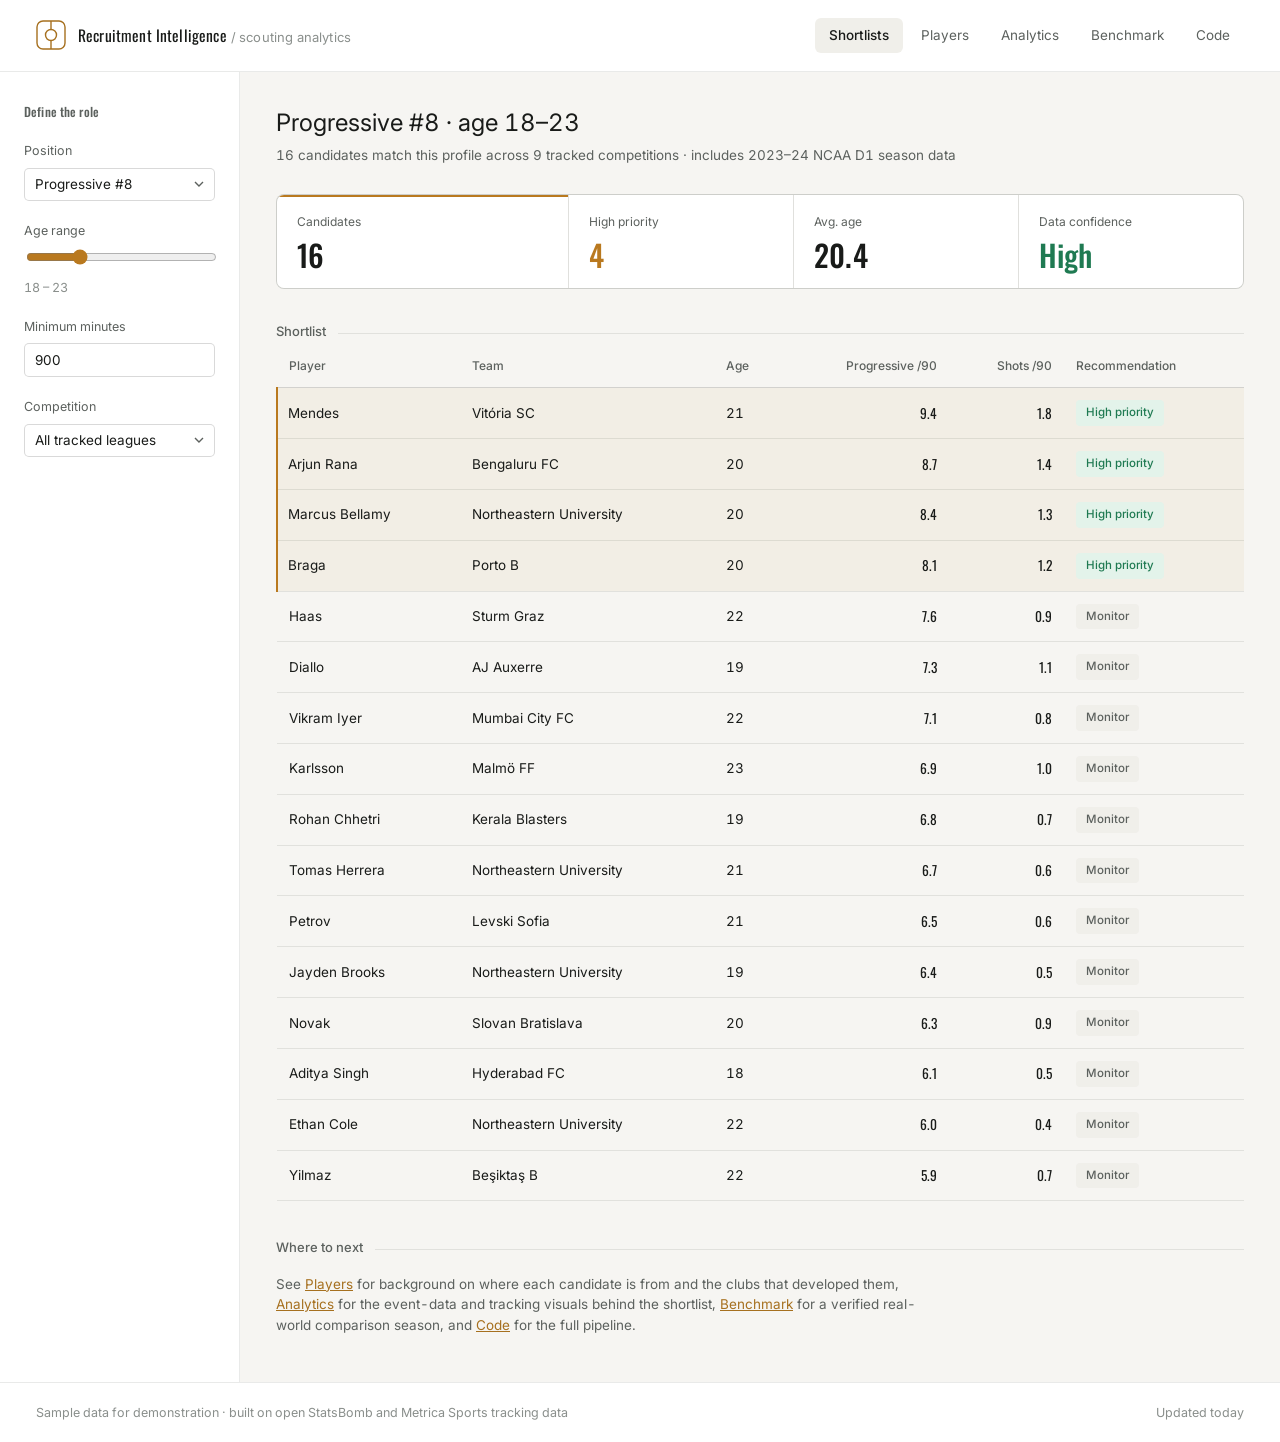
<file: index.html>
<!DOCTYPE html>
<html lang="en">
<head>
<meta charset="UTF-8">
<meta name="viewport" content="width=device-width, initial-scale=1.0">
<title>Recruitment Intelligence — Shortlists</title>
<link rel="preconnect" href="https://fonts.googleapis.com">
<link href="https://fonts.googleapis.com/css2?family=Oswald:wght@400;500;600&family=Inter:wght@400;500&family=JetBrains+Mono:wght@400;500&display=swap" rel="stylesheet">
<link rel="stylesheet" href="assets/style.css">
</head>
<body>

<header>
  <div class="brand">
    <div class="mark">
      <svg viewBox="0 0 30 30" fill="none" xmlns="http://www.w3.org/2000/svg">
        <rect x="1" y="1" width="28" height="28" rx="6" stroke="#a6701f" stroke-width="1.4"/>
        <circle cx="15" cy="15" r="5.5" stroke="#a6701f" stroke-width="1.4"/>
        <line x1="15" y1="1" x2="15" y2="9.5" stroke="#a6701f" stroke-width="1.4"/>
        <line x1="15" y1="20.5" x2="15" y2="29" stroke="#a6701f" stroke-width="1.4"/>
      </svg>
    </div>
    <div class="name">Recruitment Intelligence <span>/ scouting analytics</span></div>
  </div>
  <nav>
    <a href="index.html" class="active">Shortlists</a>
    <a href="players.html">Players</a>
    <a href="analytics.html">Analytics</a>
    <a href="benchmark.html">Benchmark</a>
    <a href="code.html">Code</a>
  </nav>
</header>

<div class="layout">
  <aside>
    <h3>Define the role</h3>
    <div class="field">
      <label>Position</label>
      <select><option>Progressive #8</option></select>
    </div>
    <div class="field">
      <label>Age range</label>
      <input type="range" min="16" max="35" value="21">
      <div class="range-val">18 &ndash; 23</div>
    </div>
    <div class="field">
      <label>Minimum minutes</label>
      <input type="number" value="900">
    </div>
    <div class="field">
      <label>Competition</label>
      <select><option>All tracked leagues</option></select>
    </div>
  </aside>

  <main>
    <p class="page-title">Progressive #8 &middot; age 18&ndash;23</p>
    <p class="page-sub">16 candidates match this profile across 9 tracked competitions &middot; includes 2023&ndash;24 NCAA D1 season data</p>

    <div class="kpi-row">
      <div class="kpi featured"><div class="label">Candidates</div><div class="num value">16</div></div>
      <div class="kpi"><div class="label">High priority</div><div class="num value amber">4</div></div>
      <div class="kpi"><div class="label">Avg. age</div><div class="num value">20.4</div></div>
      <div class="kpi"><div class="label">Data confidence</div><div class="num value green">High</div></div>
    </div>

    <p class="section-label">Shortlist</p>
    <table>
      <thead>
        <tr><th>Player</th><th>Team</th><th>Age</th><th style="text-align:right;">Progressive /90</th><th style="text-align:right;">Shots /90</th><th>Recommendation</th></tr>
      </thead>
      <tbody>
        <tr class="hi"><td>Mendes</td><td>Vitória SC</td><td>21</td><td class="num">9.4</td><td class="num">1.8</td><td><span class="tag priority">High priority</span></td></tr>
        <tr class="hi"><td>Arjun Rana</td><td>Bengaluru FC</td><td>20</td><td class="num">8.7</td><td class="num">1.4</td><td><span class="tag priority">High priority</span></td></tr>
        <tr class="hi"><td>Marcus Bellamy</td><td>Northeastern University</td><td>20</td><td class="num">8.4</td><td class="num">1.3</td><td><span class="tag priority">High priority</span></td></tr>
        <tr class="hi"><td>Braga</td><td>Porto B</td><td>20</td><td class="num">8.1</td><td class="num">1.2</td><td><span class="tag priority">High priority</span></td></tr>
        <tr><td>Haas</td><td>Sturm Graz</td><td>22</td><td class="num">7.6</td><td class="num">0.9</td><td><span class="tag monitor">Monitor</span></td></tr>
        <tr><td>Diallo</td><td>AJ Auxerre</td><td>19</td><td class="num">7.3</td><td class="num">1.1</td><td><span class="tag monitor">Monitor</span></td></tr>
        <tr><td>Vikram Iyer</td><td>Mumbai City FC</td><td>22</td><td class="num">7.1</td><td class="num">0.8</td><td><span class="tag monitor">Monitor</span></td></tr>
        <tr><td>Karlsson</td><td>Malmö FF</td><td>23</td><td class="num">6.9</td><td class="num">1.0</td><td><span class="tag monitor">Monitor</span></td></tr>
        <tr><td>Rohan Chhetri</td><td>Kerala Blasters</td><td>19</td><td class="num">6.8</td><td class="num">0.7</td><td><span class="tag monitor">Monitor</span></td></tr>
        <tr><td>Tomas Herrera</td><td>Northeastern University</td><td>21</td><td class="num">6.7</td><td class="num">0.6</td><td><span class="tag monitor">Monitor</span></td></tr>
        <tr><td>Petrov</td><td>Levski Sofia</td><td>21</td><td class="num">6.5</td><td class="num">0.6</td><td><span class="tag monitor">Monitor</span></td></tr>
        <tr><td>Jayden Brooks</td><td>Northeastern University</td><td>19</td><td class="num">6.4</td><td class="num">0.5</td><td><span class="tag monitor">Monitor</span></td></tr>
        <tr><td>Novak</td><td>Slovan Bratislava</td><td>20</td><td class="num">6.3</td><td class="num">0.9</td><td><span class="tag monitor">Monitor</span></td></tr>
        <tr><td>Aditya Singh</td><td>Hyderabad FC</td><td>18</td><td class="num">6.1</td><td class="num">0.5</td><td><span class="tag monitor">Monitor</span></td></tr>
        <tr><td>Ethan Cole</td><td>Northeastern University</td><td>22</td><td class="num">6.0</td><td class="num">0.4</td><td><span class="tag monitor">Monitor</span></td></tr>
        <tr><td>Yilmaz</td><td>Beşiktaş B</td><td>22</td><td class="num">5.9</td><td class="num">0.7</td><td><span class="tag monitor">Monitor</span></td></tr>
      </tbody>
    </table>

    <p class="section-label">Where to next</p>
    <p style="color:var(--text-2); font-size:13.5px; max-width:640px;">
      See <a href="players.html" style="color:var(--amber); text-decoration:underline;">Players</a> for background on where each candidate is from and the clubs that developed them,
      <a href="analytics.html" style="color:var(--amber); text-decoration:underline;">Analytics</a> for the event-data and tracking visuals behind the shortlist,
      <a href="benchmark.html" style="color:var(--amber); text-decoration:underline;">Benchmark</a> for a verified real-world comparison season, and
      <a href="code.html" style="color:var(--amber); text-decoration:underline;">Code</a> for the full pipeline.
    </p>
  </main>
</div>

<footer>
  <span>Sample data for demonstration &middot; built on open StatsBomb and Metrica Sports tracking data</span>
  <span>Updated today</span>
</footer>

</body>
</html>
</file>
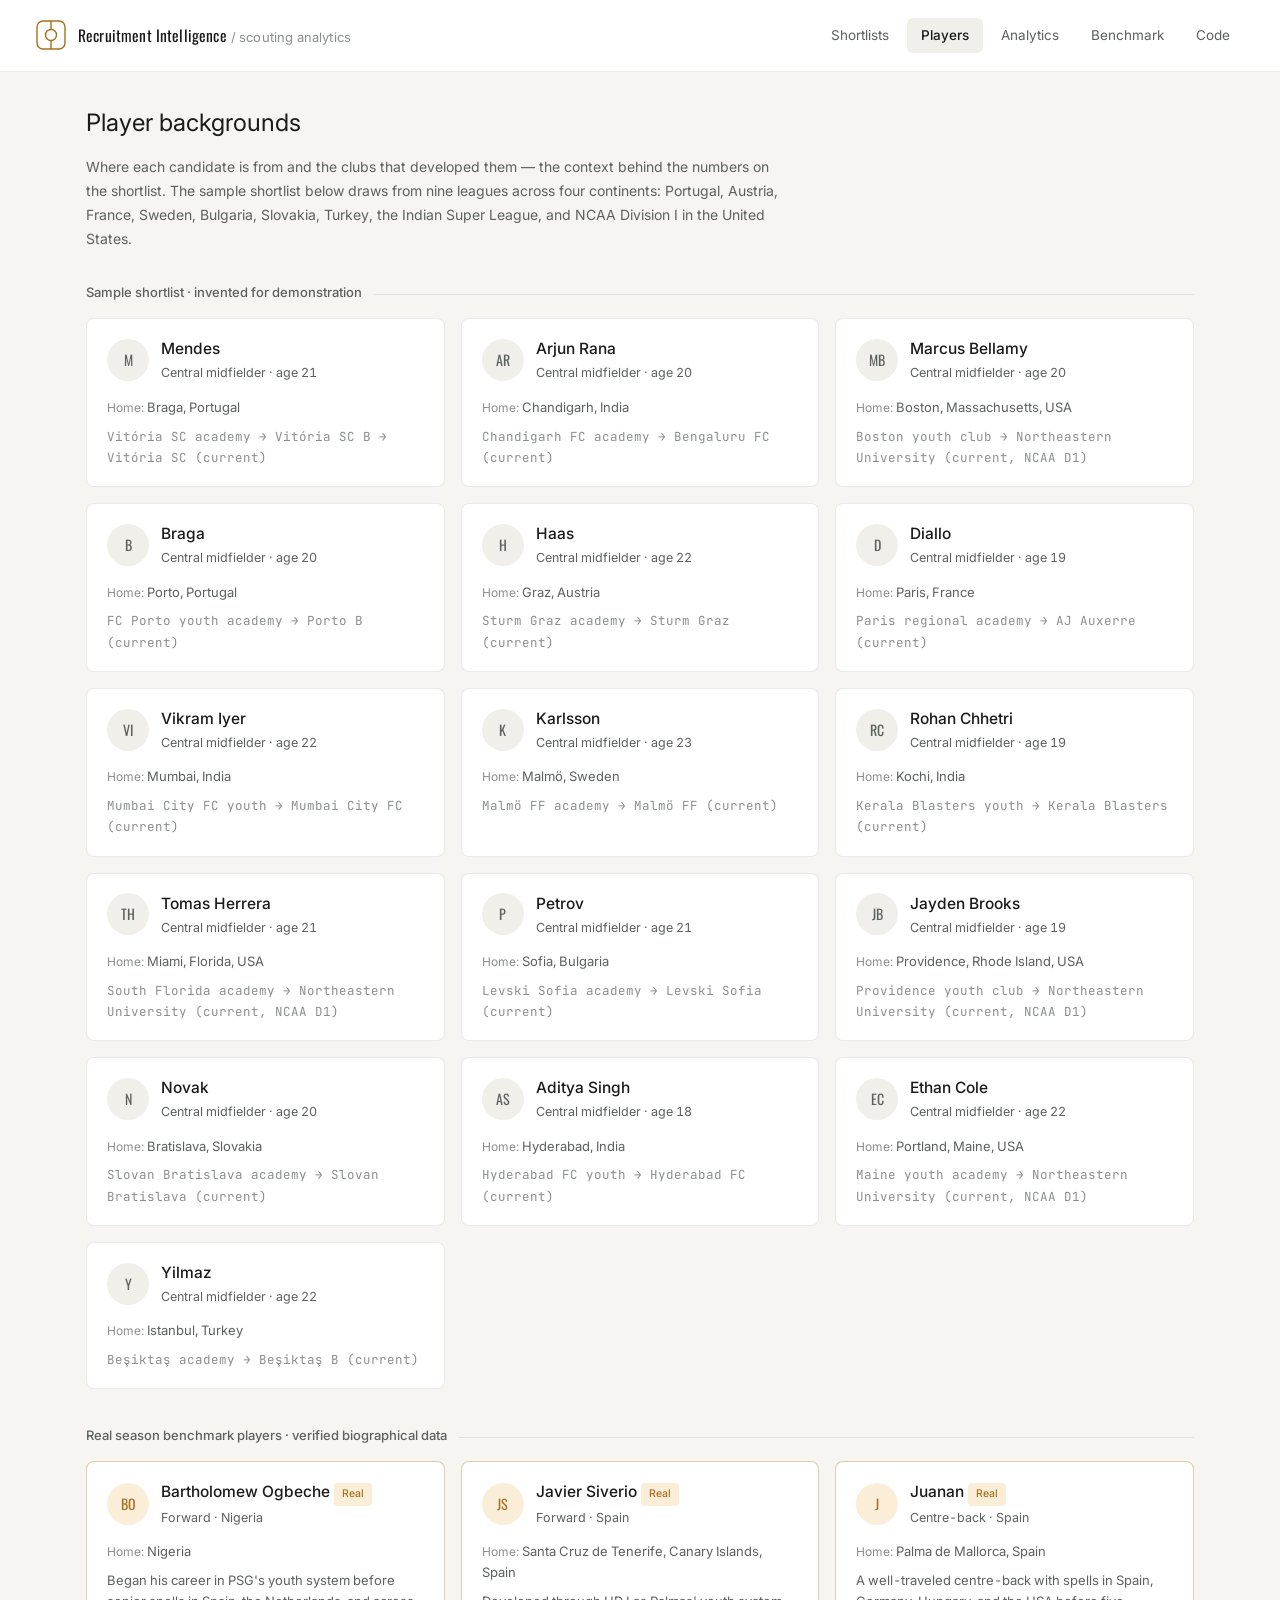
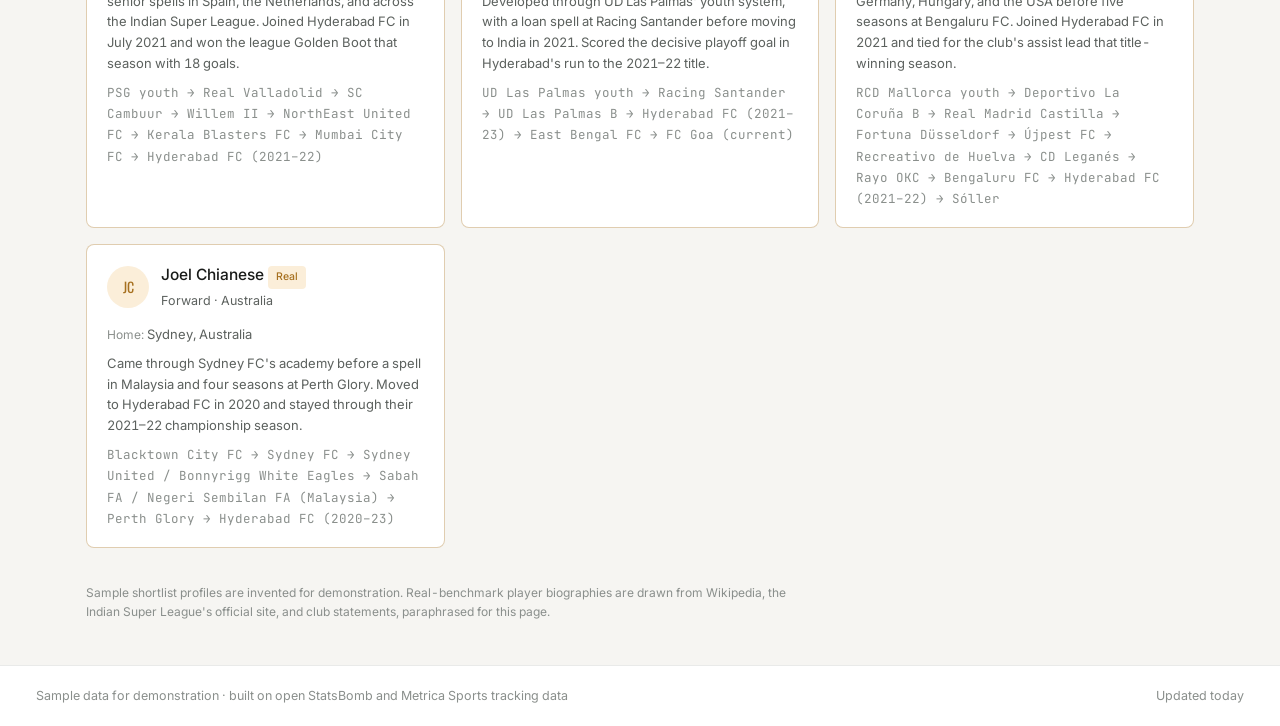
<file: players.html>
<!DOCTYPE html>
<html lang="en">
<head>
<meta charset="UTF-8">
<meta name="viewport" content="width=device-width, initial-scale=1.0">
<title>Recruitment Intelligence — Players</title>
<link rel="preconnect" href="https://fonts.googleapis.com">
<link href="https://fonts.googleapis.com/css2?family=Oswald:wght@400;500;600&family=Inter:wght@400;500&family=JetBrains+Mono:wght@400;500&display=swap" rel="stylesheet">
<link rel="stylesheet" href="assets/style.css">
</head>
<body>

<header>
  <div class="brand">
    <div class="mark">
      <svg viewBox="0 0 30 30" fill="none" xmlns="http://www.w3.org/2000/svg">
        <rect x="1" y="1" width="28" height="28" rx="6" stroke="#a6701f" stroke-width="1.4"/>
        <circle cx="15" cy="15" r="5.5" stroke="#a6701f" stroke-width="1.4"/>
        <line x1="15" y1="1" x2="15" y2="9.5" stroke="#a6701f" stroke-width="1.4"/>
        <line x1="15" y1="20.5" x2="15" y2="29" stroke="#a6701f" stroke-width="1.4"/>
      </svg>
    </div>
    <div class="name">Recruitment Intelligence <span>/ scouting analytics</span></div>
  </div>
  <nav>
    <a href="index.html">Shortlists</a>
    <a href="players.html" class="active">Players</a>
    <a href="analytics.html">Analytics</a>
    <a href="benchmark.html">Benchmark</a>
    <a href="code.html">Code</a>
  </nav>
</header>

<main class="no-sidebar">
  <p class="page-title">Player backgrounds</p>
  <div class="intro-block">
    <p>Where each candidate is from and the clubs that developed them &mdash; the context behind the numbers on the shortlist. The sample shortlist below draws from nine leagues across four continents: Portugal, Austria, France, Sweden, Bulgaria, Slovakia, Turkey, the Indian Super League, and NCAA Division I in the United States.</p>
  </div>

  <p class="section-label">Sample shortlist &middot; invented for demonstration</p>
  <div class="profile-grid">

    <div class="profile-card">
      <div class="profile-head">
        <div class="avatar">M</div>
        <div><p class="profile-name">Mendes</p><p class="profile-role">Central midfielder &middot; age 21</p></div>
      </div>
      <div class="profile-body">
        <p><span class="profile-flag">Home:</span> Braga, Portugal</p>
        <p class="path">Vitória SC academy → Vitória SC B → Vitória SC (current)</p>
      </div>
    </div>

    <div class="profile-card">
      <div class="profile-head">
        <div class="avatar">AR</div>
        <div><p class="profile-name">Arjun Rana</p><p class="profile-role">Central midfielder &middot; age 20</p></div>
      </div>
      <div class="profile-body">
        <p><span class="profile-flag">Home:</span> Chandigarh, India</p>
        <p class="path">Chandigarh FC academy → Bengaluru FC (current)</p>
      </div>
    </div>

    <div class="profile-card">
      <div class="profile-head">
        <div class="avatar">MB</div>
        <div><p class="profile-name">Marcus Bellamy</p><p class="profile-role">Central midfielder &middot; age 20</p></div>
      </div>
      <div class="profile-body">
        <p><span class="profile-flag">Home:</span> Boston, Massachusetts, USA</p>
        <p class="path">Boston youth club → Northeastern University (current, NCAA D1)</p>
      </div>
    </div>

    <div class="profile-card">
      <div class="profile-head">
        <div class="avatar">B</div>
        <div><p class="profile-name">Braga</p><p class="profile-role">Central midfielder &middot; age 20</p></div>
      </div>
      <div class="profile-body">
        <p><span class="profile-flag">Home:</span> Porto, Portugal</p>
        <p class="path">FC Porto youth academy → Porto B (current)</p>
      </div>
    </div>

    <div class="profile-card">
      <div class="profile-head">
        <div class="avatar">H</div>
        <div><p class="profile-name">Haas</p><p class="profile-role">Central midfielder &middot; age 22</p></div>
      </div>
      <div class="profile-body">
        <p><span class="profile-flag">Home:</span> Graz, Austria</p>
        <p class="path">Sturm Graz academy → Sturm Graz (current)</p>
      </div>
    </div>

    <div class="profile-card">
      <div class="profile-head">
        <div class="avatar">D</div>
        <div><p class="profile-name">Diallo</p><p class="profile-role">Central midfielder &middot; age 19</p></div>
      </div>
      <div class="profile-body">
        <p><span class="profile-flag">Home:</span> Paris, France</p>
        <p class="path">Paris regional academy → AJ Auxerre (current)</p>
      </div>
    </div>

    <div class="profile-card">
      <div class="profile-head">
        <div class="avatar">VI</div>
        <div><p class="profile-name">Vikram Iyer</p><p class="profile-role">Central midfielder &middot; age 22</p></div>
      </div>
      <div class="profile-body">
        <p><span class="profile-flag">Home:</span> Mumbai, India</p>
        <p class="path">Mumbai City FC youth → Mumbai City FC (current)</p>
      </div>
    </div>

    <div class="profile-card">
      <div class="profile-head">
        <div class="avatar">K</div>
        <div><p class="profile-name">Karlsson</p><p class="profile-role">Central midfielder &middot; age 23</p></div>
      </div>
      <div class="profile-body">
        <p><span class="profile-flag">Home:</span> Malmö, Sweden</p>
        <p class="path">Malmö FF academy → Malmö FF (current)</p>
      </div>
    </div>

    <div class="profile-card">
      <div class="profile-head">
        <div class="avatar">RC</div>
        <div><p class="profile-name">Rohan Chhetri</p><p class="profile-role">Central midfielder &middot; age 19</p></div>
      </div>
      <div class="profile-body">
        <p><span class="profile-flag">Home:</span> Kochi, India</p>
        <p class="path">Kerala Blasters youth → Kerala Blasters (current)</p>
      </div>
    </div>

    <div class="profile-card">
      <div class="profile-head">
        <div class="avatar">TH</div>
        <div><p class="profile-name">Tomas Herrera</p><p class="profile-role">Central midfielder &middot; age 21</p></div>
      </div>
      <div class="profile-body">
        <p><span class="profile-flag">Home:</span> Miami, Florida, USA</p>
        <p class="path">South Florida academy → Northeastern University (current, NCAA D1)</p>
      </div>
    </div>

    <div class="profile-card">
      <div class="profile-head">
        <div class="avatar">P</div>
        <div><p class="profile-name">Petrov</p><p class="profile-role">Central midfielder &middot; age 21</p></div>
      </div>
      <div class="profile-body">
        <p><span class="profile-flag">Home:</span> Sofia, Bulgaria</p>
        <p class="path">Levski Sofia academy → Levski Sofia (current)</p>
      </div>
    </div>

    <div class="profile-card">
      <div class="profile-head">
        <div class="avatar">JB</div>
        <div><p class="profile-name">Jayden Brooks</p><p class="profile-role">Central midfielder &middot; age 19</p></div>
      </div>
      <div class="profile-body">
        <p><span class="profile-flag">Home:</span> Providence, Rhode Island, USA</p>
        <p class="path">Providence youth club → Northeastern University (current, NCAA D1)</p>
      </div>
    </div>

    <div class="profile-card">
      <div class="profile-head">
        <div class="avatar">N</div>
        <div><p class="profile-name">Novak</p><p class="profile-role">Central midfielder &middot; age 20</p></div>
      </div>
      <div class="profile-body">
        <p><span class="profile-flag">Home:</span> Bratislava, Slovakia</p>
        <p class="path">Slovan Bratislava academy → Slovan Bratislava (current)</p>
      </div>
    </div>

    <div class="profile-card">
      <div class="profile-head">
        <div class="avatar">AS</div>
        <div><p class="profile-name">Aditya Singh</p><p class="profile-role">Central midfielder &middot; age 18</p></div>
      </div>
      <div class="profile-body">
        <p><span class="profile-flag">Home:</span> Hyderabad, India</p>
        <p class="path">Hyderabad FC youth → Hyderabad FC (current)</p>
      </div>
    </div>

    <div class="profile-card">
      <div class="profile-head">
        <div class="avatar">EC</div>
        <div><p class="profile-name">Ethan Cole</p><p class="profile-role">Central midfielder &middot; age 22</p></div>
      </div>
      <div class="profile-body">
        <p><span class="profile-flag">Home:</span> Portland, Maine, USA</p>
        <p class="path">Maine youth academy → Northeastern University (current, NCAA D1)</p>
      </div>
    </div>

    <div class="profile-card">
      <div class="profile-head">
        <div class="avatar">Y</div>
        <div><p class="profile-name">Yilmaz</p><p class="profile-role">Central midfielder &middot; age 22</p></div>
      </div>
      <div class="profile-body">
        <p><span class="profile-flag">Home:</span> Istanbul, Turkey</p>
        <p class="path">Beşiktaş academy → Beşiktaş B (current)</p>
      </div>
    </div>

  </div>

  <p class="section-label">Real season benchmark players &middot; verified biographical data</p>
  <div class="profile-grid">

    <div class="profile-card real">
      <div class="profile-head">
        <div class="avatar">BO</div>
        <div><p class="profile-name">Bartholomew Ogbeche <span class="profile-tag">Real</span></p><p class="profile-role">Forward &middot; Nigeria</p></div>
      </div>
      <div class="profile-body">
        <p><span class="profile-flag">Home:</span> Nigeria</p>
        <p>Began his career in PSG's youth system before senior spells in Spain, the Netherlands, and across the Indian Super League. Joined Hyderabad FC in July 2021 and won the league Golden Boot that season with 18 goals.</p>
        <p class="path">PSG youth → Real Valladolid → SC Cambuur → Willem II → NorthEast United FC → Kerala Blasters FC → Mumbai City FC → Hyderabad FC (2021&ndash;22)</p>
      </div>
    </div>

    <div class="profile-card real">
      <div class="profile-head">
        <div class="avatar">JS</div>
        <div><p class="profile-name">Javier Siverio <span class="profile-tag">Real</span></p><p class="profile-role">Forward &middot; Spain</p></div>
      </div>
      <div class="profile-body">
        <p><span class="profile-flag">Home:</span> Santa Cruz de Tenerife, Canary Islands, Spain</p>
        <p>Developed through UD Las Palmas' youth system, with a loan spell at Racing Santander before moving to India in 2021. Scored the decisive playoff goal in Hyderabad's run to the 2021&ndash;22 title.</p>
        <p class="path">UD Las Palmas youth → Racing Santander → UD Las Palmas B → Hyderabad FC (2021&ndash;23) → East Bengal FC → FC Goa (current)</p>
      </div>
    </div>

    <div class="profile-card real">
      <div class="profile-head">
        <div class="avatar">J</div>
        <div><p class="profile-name">Juanan <span class="profile-tag">Real</span></p><p class="profile-role">Centre-back &middot; Spain</p></div>
      </div>
      <div class="profile-body">
        <p><span class="profile-flag">Home:</span> Palma de Mallorca, Spain</p>
        <p>A well-traveled centre-back with spells in Spain, Germany, Hungary, and the USA before five seasons at Bengaluru FC. Joined Hyderabad FC in 2021 and tied for the club's assist lead that title-winning season.</p>
        <p class="path">RCD Mallorca youth → Deportivo La Coruña B → Real Madrid Castilla → Fortuna Düsseldorf → Újpest FC → Recreativo de Huelva → CD Leganés → Rayo OKC → Bengaluru FC → Hyderabad FC (2021&ndash;22) → Sóller</p>
      </div>
    </div>

    <div class="profile-card real">
      <div class="profile-head">
        <div class="avatar">JC</div>
        <div><p class="profile-name">Joel Chianese <span class="profile-tag">Real</span></p><p class="profile-role">Forward &middot; Australia</p></div>
      </div>
      <div class="profile-body">
        <p><span class="profile-flag">Home:</span> Sydney, Australia</p>
        <p>Came through Sydney FC's academy before a spell in Malaysia and four seasons at Perth Glory. Moved to Hyderabad FC in 2020 and stayed through their 2021&ndash;22 championship season.</p>
        <p class="path">Blacktown City FC → Sydney FC → Sydney United / Bonnyrigg White Eagles → Sabah FA / Negeri Sembilan FA (Malaysia) → Perth Glory → Hyderabad FC (2020&ndash;23)</p>
      </div>
    </div>

  </div>

  <p style="font-size:12px; color:var(--text-3); max-width:700px;">
    Sample shortlist profiles are invented for demonstration. Real-benchmark player biographies are drawn from Wikipedia, the Indian Super League's official site, and club statements, paraphrased for this page.
  </p>
</main>

<footer>
  <span>Sample data for demonstration &middot; built on open StatsBomb and Metrica Sports tracking data</span>
  <span>Updated today</span>
</footer>

</body>
</html>
</file>
<file: assets/style.css>
:root{
  --bg:#f6f5f2; --panel:#ffffff; --panel-2:#f0efea;
  --line: rgba(20,22,20,0.09); --line-strong: rgba(20,22,20,0.16);
  --text:#191b19; --text-2:#5c615e; --text-3:#8a8f8c;
  --amber:#a6701f; --amber-soft:#b9791f; --amber-bg:#fbeed9;
  --green:#1f7a52; --green-bg:#e3f3ea;
  --red:#b1362b; --red-bg:#fbeae8;
  --radius-sm:5px; --radius-md:8px;
}
*{box-sizing:border-box;}
html{-webkit-font-smoothing:antialiased;}
body{margin:0; background:var(--bg); color:var(--text); font-family:'Inter',sans-serif; font-size:14.5px; line-height:1.55; font-feature-settings:"tnum" 1;}
h1,h2,h3,.num{font-family:'Oswald',sans-serif; font-weight:500; letter-spacing:0.005em; font-feature-settings:"tnum" 1;}
a{color:inherit;}

header{display:flex; align-items:center; justify-content:space-between; padding:18px 36px; border-bottom:1px solid var(--line); background:var(--panel);}
.brand{display:flex; align-items:center; gap:12px;}
.brand .mark{width:30px; height:30px; display:flex; align-items:center; justify-content:center;}
.brand .mark svg{width:100%; height:100%;}
.brand .name{font-family:'Oswald',sans-serif; font-size:15.5px; letter-spacing:0.01em; color:var(--text);}
.brand .name span{color:var(--text-3); font-family:'Inter',sans-serif; font-weight:400; font-size:13px;}
nav{display:flex; gap:4px; font-size:13.5px; color:var(--text-2);}
nav a{padding:7px 14px; border-radius:6px; transition:background 0.15s, color 0.15s; text-decoration:none; color:inherit;}
nav a.active{color:var(--text); background:var(--panel-2); font-weight:500;}
nav a:hover{color:var(--text); background:var(--panel-2);}

.layout{display:grid; grid-template-columns:240px 1fr; min-height:calc(100vh - 65px);}
aside{border-right:1px solid var(--line); padding:30px 24px; background:var(--panel);}
aside h3{font-size:12.5px; color:var(--text-2); margin:0 0 20px; font-weight:500; letter-spacing:0.01em;}
.field{margin-bottom:20px;}
.field label{display:block; font-size:12.5px; color:var(--text-2); margin-bottom:7px;}
.field select, .field input[type=number]{
  width:100%; background:var(--panel); border:1px solid var(--line-strong); color:var(--text);
  padding:8px 10px; border-radius:var(--radius-sm); font-family:'Inter',sans-serif; font-size:13.5px;
  appearance:none; -webkit-appearance:none;
}
.field select{
  background-image:url("data:image/svg+xml,%3Csvg xmlns='http://www.w3.org/2000/svg' width='10' height='6' viewBox='0 0 10 6'%3E%3Cpath d='M1 1l4 4 4-4' stroke='%235c615e' stroke-width='1.4' fill='none' fill-rule='evenodd'/%3E%3C/svg%3E");
  background-repeat:no-repeat; background-position:right 10px center; padding-right:28px;
}
.field select:focus, .field input[type=number]:focus{outline:none; border-color:var(--amber-soft);}
.field input[type=range]{width:100%; accent-color:var(--amber-soft);}
.range-val{font-size:12.5px; color:var(--text-3); margin-top:6px;}

main{padding:32px 36px;}
main.no-sidebar{max-width:1180px; margin:0 auto;}
.page-title{font-size:24px; margin:0 0 4px;}
.page-sub{color:var(--text-2); font-size:13.5px; margin:0 0 28px;}

.kpi-row{display:grid; grid-template-columns:1.3fr 1fr 1fr 1fr; gap:1px; background:var(--line); border:1px solid var(--line); border-radius:var(--radius-md); overflow:hidden; margin-bottom:32px;}
.kpi{background:var(--panel); padding:18px 20px; position:relative;}
.kpi.featured::before{content:''; position:absolute; top:0; left:0; right:0; height:2px; background:var(--amber-soft);}
.kpi .label{font-size:12px; color:var(--text-2); margin-bottom:8px;}
.kpi .value{font-size:30px; line-height:1;}
.kpi .value.amber{color:var(--amber-soft);}
.kpi .value.green{color:var(--green);}

table{width:100%; border-collapse:collapse; margin-bottom:36px; font-size:13.5px;}
thead th{text-align:left; font-weight:500; color:var(--text-2); font-size:12px; padding:0 12px 12px; border-bottom:1px solid var(--line-strong);}
tbody td{padding:12px; border-bottom:1px solid var(--line); transition:background 0.1s;}
tbody tr:hover td{background:rgba(0,0,0,0.015);}
tbody tr.hi{background:rgba(166,112,31,0.06);}
tbody tr.hi:hover td{background:rgba(166,112,31,0.09);}
tbody tr.hi td:first-child{border-left:2px solid var(--amber-soft); padding-left:10px;}
td.num{text-align:right; font-family:'Oswald',sans-serif; font-weight:400; font-variant-numeric:tabular-nums;}
.tag{font-size:11.5px; padding:4px 10px; border-radius:4px; display:inline-block; font-weight:500;}
.tag.priority{background:var(--green-bg); color:var(--green);}
.tag.monitor{background:var(--panel-2); color:var(--text-2);}

.section-label{font-size:13px; color:var(--text-2); margin:0 0 16px; display:flex; align-items:baseline; gap:12px; font-weight:500;}
.section-label::after{content:''; flex:1; height:1px; background:var(--line); transform:translateY(-2px);}

.visual-grid{display:grid; grid-template-columns:1fr 1fr; gap:20px; margin-bottom:36px; align-items:start;}
.visual-card{background:var(--panel); border:1px solid var(--line); border-radius:var(--radius-md); overflow:hidden; display:flex; flex-direction:column;}
.visual-card .imgwrap{aspect-ratio:4/3; overflow:hidden; display:flex; align-items:center; justify-content:center; background:var(--panel-2);}
.visual-card img{width:100%; height:100%; object-fit:contain; display:block;}
.visual-card .cap{padding:11px 16px; font-size:12.5px; color:var(--text-2); border-top:1px solid var(--line);}

.bottom-grid{display:grid; grid-template-columns:1fr 1.15fr; gap:20px; align-items:stretch;}
.similarity-card{background:var(--panel); border:1px solid var(--line); border-radius:var(--radius-md); padding:20px; display:flex; flex-direction:column;}
.similarity-card .imgwrap{flex:1; margin-top:12px; border-radius:var(--radius-sm); overflow:hidden; background:var(--panel-2); display:flex; align-items:center;}
.similarity-card img{width:100%; display:block;}

.dossier{background:var(--panel); border:1px solid var(--line); border-radius:var(--radius-md); padding:22px 24px; display:flex; flex-direction:column;}
.dossier-head{display:flex; justify-content:space-between; align-items:baseline; margin-bottom:5px;}
.dossier-head h3{font-size:20px; margin:0;}
.dossier-head .rec{font-size:11.5px; padding:5px 11px; border-radius:var(--radius-sm); background:var(--green-bg); color:var(--green); white-space:nowrap; font-weight:500;}
.dossier-sub{color:var(--text-2); font-size:12.5px; margin:0 0 18px;}
.dossier-cols{display:grid; grid-template-columns:1fr 1fr; gap:18px; margin-bottom:18px;}
.dossier-cols h4{font-size:12px; color:var(--text-3); margin:0 0 9px; font-weight:500;}
.dossier-cols ul{margin:0; padding-left:16px; font-size:13.5px; color:var(--text);}
.dossier-cols ul.concerns li{color:var(--text-2);}
.dossier-cols li{margin-bottom:6px;}
.dossier-note{border-top:1px solid var(--line); padding-top:16px; font-size:13.5px; color:var(--text-2); margin-top:auto;}
.confidence{display:flex; align-items:center; gap:7px; margin-top:14px; font-size:12.5px; color:var(--text-2);}
.confidence .dot{width:7px; height:7px; border-radius:50%; background:var(--green); flex-shrink:0;}

footer{padding:20px 36px; border-top:1px solid var(--line); font-size:12.5px; color:var(--text-3); display:flex; justify-content:space-between; background:var(--panel);}

/* player profile cards */
.profile-grid{display:grid; grid-template-columns:repeat(auto-fit, minmax(280px, 1fr)); gap:16px; margin-bottom:36px;}
.profile-card{background:var(--panel); border:1px solid var(--line); border-radius:var(--radius-md); padding:18px 20px;}
.profile-card.real{border-color:rgba(166,112,31,0.35);}
.profile-head{display:flex; align-items:center; gap:12px; margin-bottom:14px;}
.avatar{width:42px; height:42px; border-radius:50%; background:var(--panel-2); display:flex; align-items:center; justify-content:center; font-family:'Oswald',sans-serif; font-size:14px; color:var(--text-2); flex-shrink:0;}
.profile-card.real .avatar{background:var(--amber-bg); color:var(--amber);}
.profile-name{font-size:15.5px; font-weight:500; margin:0;}
.profile-role{font-size:12.5px; color:var(--text-2); margin:2px 0 0;}
.profile-body p{font-size:13px; color:var(--text-2); margin:0 0 8px; line-height:1.6;}
.profile-body p:last-child{margin-bottom:0;}
.profile-body .path{font-size:12.5px; color:var(--text-3); font-family:'JetBrains Mono',monospace; line-height:1.7; word-break:break-word;}
.profile-tag{display:inline-block; font-size:10.5px; padding:3px 8px; border-radius:4px; background:var(--amber-bg); color:var(--amber); font-weight:500; margin-left:auto;}
.profile-flag{font-size:12px; color:var(--text-3);}

.intro-block{max-width:700px; margin-bottom:32px;}
.intro-block p{color:var(--text-2); font-size:14px; line-height:1.7;}

@media (max-width: 860px){
  .layout{grid-template-columns:1fr;}
  aside{border-right:none; border-bottom:1px solid var(--line);}
  .kpi-row, .visual-grid, .dossier-cols, .bottom-grid{grid-template-columns:1fr;}
  header{flex-wrap:wrap; gap:12px; padding:16px 20px;}
  .brand .name{font-size:14px;}
  .brand .name span{display:block; font-size:12px; margin-top:2px;}
  nav{flex-wrap:wrap; gap:4px;}
  main{padding:24px 20px;}
  aside{padding:24px 20px;}
}

/* code page */
.code-wrap{max-width:1100px; margin:0 auto;}
.code-intro{color:var(--text-2); font-size:13.5px; margin:0 0 20px; max-width:640px;}
.tabs{display:flex; gap:2px; border-bottom:1px solid var(--line); margin-bottom:0; flex-wrap:wrap;}
.tab{background:none; border:none; color:var(--text-2); font-family:'Inter',sans-serif; font-size:13.5px;
     padding:11px 16px; cursor:pointer; border-bottom:2px solid transparent; margin-bottom:-1px; border-radius:6px 6px 0 0; transition:background 0.15s, color 0.15s;}
.tab:hover{color:var(--text); background:rgba(0,0,0,0.02);}
.tab.active{color:var(--amber-soft); border-bottom-color:var(--amber-soft);}
.code-panels{background:#1c1e1c; border:1px solid var(--line); border-top:none; border-radius:0 0 var(--radius-md) var(--radius-md); overflow:hidden;}
.code-panel{display:none;}
.code-panel.active{display:block;}
.code-panel .file-row{display:flex; align-items:center; justify-content:space-between; padding:10px 18px; border-bottom:1px solid rgba(255,255,255,0.08); background:#141614;}
.code-panel .file-name{font-family:'JetBrains Mono',monospace; font-size:12px; color:#9aa0a0;}
.code-panel .copy-btn{background:none; border:1px solid rgba(255,255,255,0.18); color:#9aa0a0; font-size:11.5px; padding:5px 11px; border-radius:var(--radius-sm); cursor:pointer; font-family:'Inter',sans-serif; transition:color 0.15s, border-color 0.15s;}
.code-panel .copy-btn:hover{color:#eef0ee; border-color:#9aa0a0;}
.code-panel pre{margin:0; padding:20px 22px; overflow-x:auto; max-height:520px; overflow-y:auto;}
.code-panel code{font-family:'JetBrains Mono',monospace; font-size:12.5px; line-height:1.7; color:#d4d6d4;}
.code-panel pre::-webkit-scrollbar{height:8px; width:8px;}
.code-panel pre::-webkit-scrollbar-thumb{background:rgba(255,255,255,0.15); border-radius:4px;}
</file>
